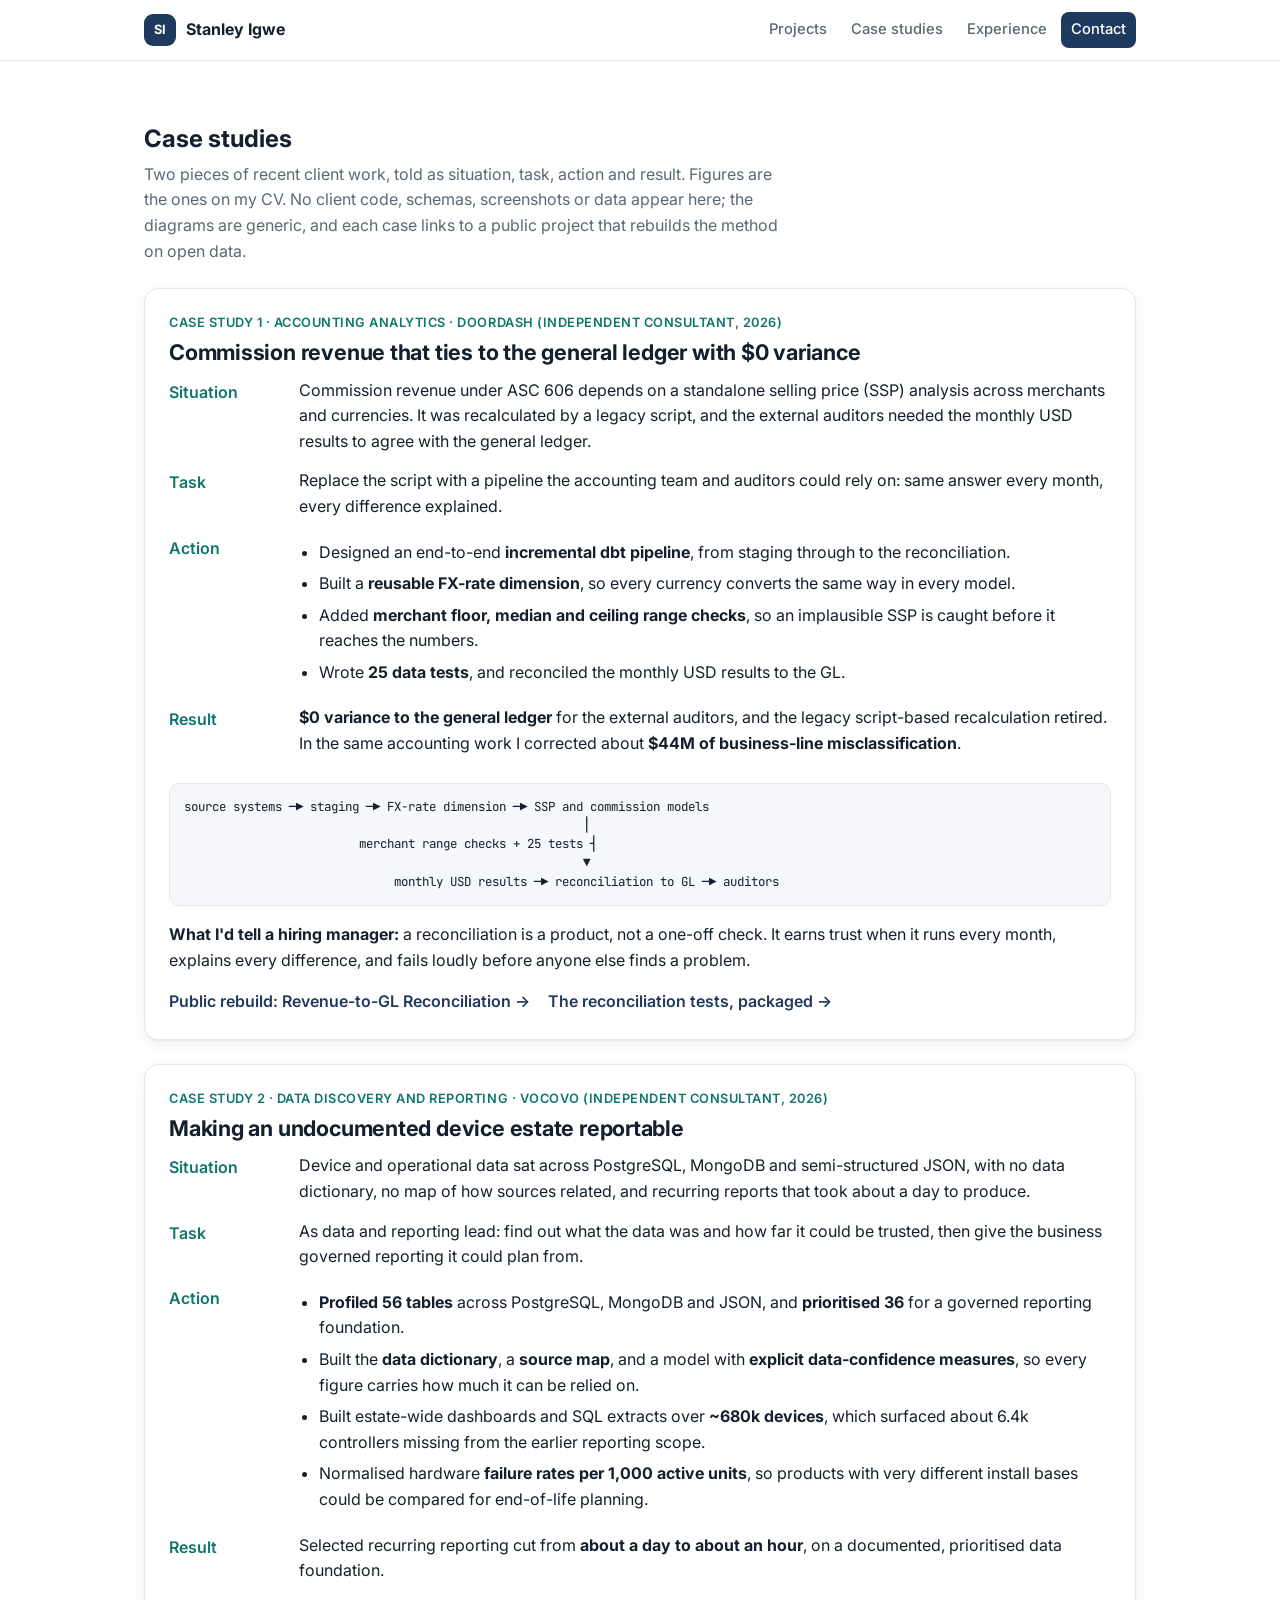
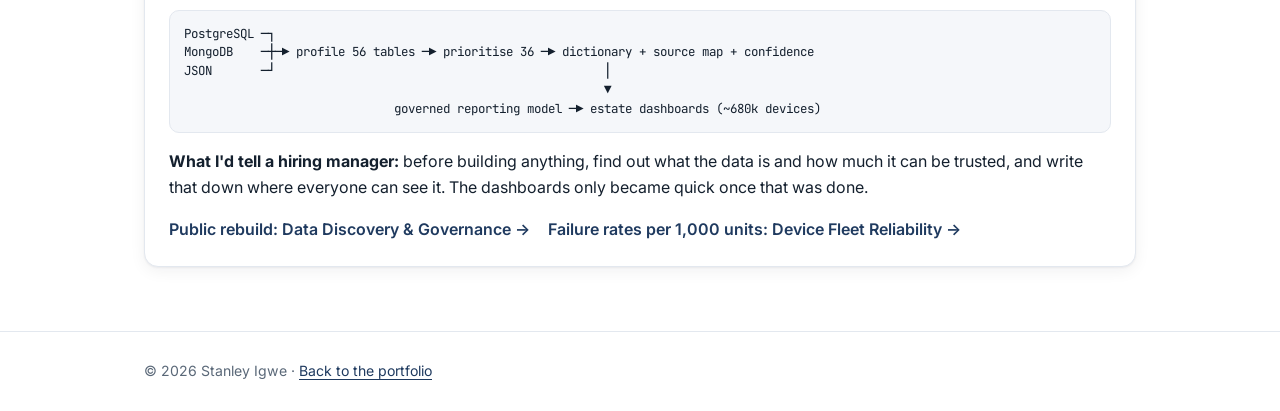
<file: case-studies.html>
<!doctype html>
<html lang="en">
<head>
  <meta charset="utf-8">
  <meta name="viewport" content="width=device-width, initial-scale=1">
  <title>Case Studies | Stanley Igwe</title>
  <meta name="description" content="Two case studies from Stanley Igwe's client work: commission revenue reconciled to the general ledger with $0 variance, and an undocumented device estate made reportable.">
  <meta property="og:title" content="Case Studies | Stanley Igwe">
  <meta property="og:description" content="Commission revenue that ties to the ledger, and a device estate made reportable: what I did, how, and the result.">
  <meta property="og:type" content="website">
  <meta property="og:url" content="https://saigwe.github.io/case-studies.html">
  <link rel="icon" href="data:image/svg+xml,%3Csvg xmlns='http://www.w3.org/2000/svg' viewBox='0 0 64 64'%3E%3Crect width='64' height='64' rx='14' fill='%231f3a5f'/%3E%3Ctext x='32' y='42' font-family='Arial' font-size='28' font-weight='700' fill='white' text-anchor='middle'%3ESI%3C/text%3E%3C/svg%3E">
  <link rel="preconnect" href="https://fonts.googleapis.com">
  <link rel="preconnect" href="https://fonts.gstatic.com" crossorigin>
  <link href="https://fonts.googleapis.com/css2?family=Inter:wght@400;500;600;700&family=JetBrains+Mono:wght@500&display=swap" rel="stylesheet">
  <link rel="stylesheet" href="assets/style.css">
</head>
<body>
  <a class="skip" href="#main">Skip to content</a>

  <header class="nav">
    <div class="wrap nav-inner">
      <a class="brand" href="index.html" aria-label="Stanley Igwe, home"><span class="logo">SI</span> Stanley Igwe</a>
      <nav aria-label="Primary">
        <a href="index.html#projects">Projects</a>
        <a href="case-studies.html" aria-current="page">Case studies</a>
        <a href="index.html#experience">Experience</a>
        <a href="index.html#contact" class="nav-cta">Contact</a>
      </nav>
    </div>
  </header>

  <main id="main">
    <section class="section">
      <div class="wrap">
        <h1>Case studies</h1>
        <p class="section-lead">Two pieces of recent client work, told as situation, task, action and result. Figures are the ones on my CV. No client code, schemas, screenshots or data appear here; the diagrams are generic, and each case links to a public project that rebuilds the method on open data.</p>

        <article class="feature case" id="commission-reconciliation">
          <p class="tag">Case study 1 · Accounting analytics · DoorDash (independent consultant, 2026)</p>
          <h2>Commission revenue that ties to the general ledger with $0 variance</h2>
          <dl class="star">
            <dt>Situation</dt>
            <dd>Commission revenue under ASC 606 depends on a standalone selling price (SSP) analysis across merchants and currencies. It was recalculated by a legacy script, and the external auditors needed the monthly USD results to agree with the general ledger.</dd>
            <dt>Task</dt>
            <dd>Replace the script with a pipeline the accounting team and auditors could rely on: same answer every month, every difference explained.</dd>
            <dt>Action</dt>
            <dd>
              <ul class="points">
                <li>Designed an end-to-end <strong>incremental dbt pipeline</strong>, from staging through to the reconciliation.</li>
                <li>Built a <strong>reusable FX-rate dimension</strong>, so every currency converts the same way in every model.</li>
                <li>Added <strong>merchant floor, median and ceiling range checks</strong>, so an implausible SSP is caught before it reaches the numbers.</li>
                <li>Wrote <strong>25 data tests</strong>, and reconciled the monthly USD results to the GL.</li>
              </ul>
            </dd>
            <dt>Result</dt>
            <dd><strong>$0 variance to the general ledger</strong> for the external auditors, and the legacy script-based recalculation retired. In the same accounting work I corrected about <strong>$44M of business-line misclassification</strong>.</dd>
          </dl>
          <pre class="flow" aria-label="Generic pipeline diagram">source systems ─▶ staging ─▶ FX-rate dimension ─▶ SSP and commission models
                                                         │
                         merchant range checks + 25 tests ┤
                                                         ▼
                              monthly USD results ─▶ reconciliation to GL ─▶ auditors</pre>
          <p><strong>What I'd tell a hiring manager:</strong> a reconciliation is a product, not a one-off check. It earns trust when it runs every month, explains every difference, and fails loudly before anyone else finds a problem.</p>
          <div class="links">
            <a href="https://github.com/Saigwe/revenue-gl-reconciliation" target="_blank" rel="noopener">Public rebuild: Revenue-to-GL Reconciliation →</a>
            <a href="https://github.com/Saigwe/dbt-trust-tests" target="_blank" rel="noopener">The reconciliation tests, packaged →</a>
          </div>
        </article>

        <article class="feature case" id="device-estate">
          <p class="tag">Case study 2 · Data discovery and reporting · VoCoVo (independent consultant, 2026)</p>
          <h2>Making an undocumented device estate reportable</h2>
          <dl class="star">
            <dt>Situation</dt>
            <dd>Device and operational data sat across PostgreSQL, MongoDB and semi-structured JSON, with no data dictionary, no map of how sources related, and recurring reports that took about a day to produce.</dd>
            <dt>Task</dt>
            <dd>As data and reporting lead: find out what the data was and how far it could be trusted, then give the business governed reporting it could plan from.</dd>
            <dt>Action</dt>
            <dd>
              <ul class="points">
                <li><strong>Profiled 56 tables</strong> across PostgreSQL, MongoDB and JSON, and <strong>prioritised 36</strong> for a governed reporting foundation.</li>
                <li>Built the <strong>data dictionary</strong>, a <strong>source map</strong>, and a model with <strong>explicit data-confidence measures</strong>, so every figure carries how much it can be relied on.</li>
                <li>Built estate-wide dashboards and SQL extracts over <strong>~680k devices</strong>, which surfaced about 6.4k controllers missing from the earlier reporting scope.</li>
                <li>Normalised hardware <strong>failure rates per 1,000 active units</strong>, so products with very different install bases could be compared for end-of-life planning.</li>
              </ul>
            </dd>
            <dt>Result</dt>
            <dd>Selected recurring reporting cut from <strong>about a day to about an hour</strong>, on a documented, prioritised data foundation.</dd>
          </dl>
          <pre class="flow" aria-label="Generic discovery diagram">PostgreSQL ─┐
MongoDB    ─┼─▶ profile 56 tables ─▶ prioritise 36 ─▶ dictionary + source map + confidence
JSON       ─┘                                               │
                                                            ▼
                              governed reporting model ─▶ estate dashboards (~680k devices)</pre>
          <p><strong>What I'd tell a hiring manager:</strong> before building anything, find out what the data is and how much it can be trusted, and write that down where everyone can see it. The dashboards only became quick once that was done.</p>
          <div class="links">
            <a href="https://github.com/Saigwe/data-discovery-governance" target="_blank" rel="noopener">Public rebuild: Data Discovery &amp; Governance →</a>
            <a href="https://github.com/Saigwe/device-fleet-reliability" target="_blank" rel="noopener">Failure rates per 1,000 units: Device Fleet Reliability →</a>
          </div>
        </article>
      </div>
    </section>
  </main>

  <footer class="footer">
    <div class="wrap">© <span id="year">2026</span> Stanley Igwe · <a href="index.html">Back to the portfolio</a></div>
  </footer>
</body>
</html>
</file>
<file: assets/style.css>
:root {
  --bg: #ffffff;
  --bg-alt: #f5f7fa;
  --surface: #ffffff;
  --text: #14202e;
  --muted: #5a6878;
  --border: #e3e8ef;
  --accent: #1f3a5f;
  --accent-2: #0f766e;
  --accent-soft: #e8eef6;
  --chip: #eef2f7;
  --shadow: 0 1px 2px rgba(16, 24, 40, .05), 0 4px 16px rgba(16, 24, 40, .06);
  --radius: 14px;
  color-scheme: light;
}

@media (prefers-color-scheme: dark) {
  :root:not([data-theme="light"]) {
    --bg: #0d1420;
    --bg-alt: #111a28;
    --surface: #141f30;
    --text: #e6ecf3;
    --muted: #9aa8b8;
    --border: #233147;
    --accent: #8db4e8;
    --accent-2: #5eead4;
    --accent-soft: #1a2a42;
    --chip: #1b2738;
    --shadow: 0 1px 2px rgba(0, 0, 0, .3), 0 4px 16px rgba(0, 0, 0, .25);
    color-scheme: dark;
  }
}

* { box-sizing: border-box; }
html { scroll-behavior: smooth; scroll-padding-top: 72px; }
body {
  margin: 0;
  background: var(--bg);
  color: var(--text);
  font: 16px/1.6 Inter, system-ui, -apple-system, "Segoe UI", Roboto, sans-serif;
  -webkit-font-smoothing: antialiased;
}
a { color: var(--accent); text-underline-offset: 3px; }
a:hover { color: var(--accent-2); }
h1, h2, h3 { line-height: 1.2; margin: 0 0 .5em; }
h2 { font-size: clamp(1.6rem, 3vw, 2rem); letter-spacing: -.01em; }
h3 { font-size: 1.1rem; }
.wrap { max-width: 1040px; margin: 0 auto; padding: 0 16px; }
@media (min-width: 720px) { .wrap { padding: 0 24px; } }

.skip { position: absolute; left: -999px; top: 8px; background: var(--accent); color: #fff; padding: 8px 12px; border-radius: 8px; z-index: 100; }
.skip:focus { left: 8px; }
:focus-visible { outline: 3px solid var(--accent-2); outline-offset: 2px; border-radius: 6px; }

/* Nav */
.nav { position: sticky; top: 0; z-index: 50; background: color-mix(in srgb, var(--bg) 88%, transparent); backdrop-filter: blur(10px); border-bottom: 1px solid var(--border); }
.nav-inner { display: flex; align-items: center; justify-content: space-between; height: 60px; gap: 12px; }
.brand { display: flex; align-items: center; gap: 10px; font-weight: 700; color: var(--text); text-decoration: none; white-space: nowrap; }
.logo { display: inline-grid; place-items: center; width: 32px; height: 32px; border-radius: 9px; background: #1f3a5f; color: #fff; font-size: .8rem; }
.nav nav { display: flex; gap: 4px; align-items: center; }
.nav nav a { color: var(--muted); text-decoration: none; font-weight: 500; font-size: .92rem; padding: 6px 10px; border-radius: 8px; }
.nav nav a:hover { color: var(--text); background: var(--chip); }
.nav nav a.nav-cta { color: #fff; background: #1f3a5f; }
.nav nav a.nav-cta:hover { background: #0f766e; color: #fff; }
@media (max-width: 560px) { .nav nav a:not(.nav-cta) { display: none; } }

/* Hero */
.hero { padding: 72px 0 56px; background: radial-gradient(1200px 400px at 10% -10%, var(--accent-soft), transparent 70%); }
.eyebrow { color: var(--accent-2); font-weight: 600; font-size: .9rem; letter-spacing: .02em; text-transform: uppercase; margin: 0 0 12px; }
.hero h1 { font-size: clamp(2rem, 5vw, 3.2rem); letter-spacing: -.02em; max-width: 18ch; }
.lead { font-size: clamp(1.05rem, 2vw, 1.2rem); color: var(--muted); max-width: 62ch; }
.lead strong { color: var(--text); font-weight: 600; }
.meta { color: var(--muted); font-size: .95rem; }
.actions { display: flex; flex-wrap: wrap; gap: 10px; margin: 20px 0 0; }
.btn { display: inline-flex; align-items: center; padding: 10px 18px; border-radius: 10px; border: 1px solid var(--border); background: var(--surface); color: var(--text); text-decoration: none; font-weight: 600; font-size: .95rem; }
.btn:hover { border-color: var(--accent); color: var(--accent); }
.btn.primary { background: #1f3a5f; border-color: #1f3a5f; color: #fff; }
.btn.primary:hover { background: #0f766e; border-color: #0f766e; color: #fff; }

.stats { list-style: none; padding: 0; margin: 44px 0 0; display: grid; grid-template-columns: repeat(2, 1fr); gap: 12px; }
@media (min-width: 820px) { .stats { grid-template-columns: repeat(4, 1fr); } }
.stats li { background: var(--surface); border: 1px solid var(--border); border-radius: var(--radius); padding: 16px; box-shadow: var(--shadow); }
.num { display: block; font-size: 1.8rem; font-weight: 700; color: var(--accent); }
.lbl { display: block; color: var(--muted); font-size: .88rem; line-height: 1.4; }

/* Sections */
.section { padding: 64px 0; }
.section.alt { background: var(--bg-alt); }
.section-lead { color: var(--muted); margin-top: -4px; max-width: 65ch; }
.muted { color: var(--muted); }

/* Featured project */
.feature { margin-top: 24px; background: var(--surface); border: 1px solid var(--border); border-radius: var(--radius); padding: 24px; box-shadow: var(--shadow); }
.feature-head { display: flex; justify-content: space-between; gap: 16px; align-items: flex-start; flex-wrap: wrap; }
.feature h3 { font-size: 1.35rem; margin: 0 0 8px; }
.feature h3 a { color: var(--text); text-decoration: none; }
.feature h3 a:hover { color: var(--accent); }
.tag { margin: 0 0 6px; font-size: .8rem; font-weight: 600; color: var(--accent-2); text-transform: uppercase; letter-spacing: .04em; }
.badge img { display: block; }
.points { padding-left: 20px; margin: 12px 0; }
.points li { margin: 6px 0; }
.chips { list-style: none; padding: 0; margin: 12px 0 0; display: flex; flex-wrap: wrap; gap: 8px; }
.chips li { background: var(--chip); border: 1px solid var(--border); border-radius: 999px; padding: 4px 12px; font-size: .85rem; font-weight: 500; }
.links { display: flex; flex-wrap: wrap; gap: 18px; margin-top: 16px; font-weight: 600; }
.links a { text-decoration: none; }

.grid { display: grid; gap: 16px; margin-top: 16px; grid-template-columns: 1fr; }
@media (min-width: 720px) { .grid { grid-template-columns: repeat(2, 1fr); } }
.card { background: var(--surface); border: 1px solid var(--border); border-radius: var(--radius); padding: 20px; box-shadow: var(--shadow); display: flex; flex-direction: column; }
.card h3 a { color: var(--text); text-decoration: none; }
.card p { color: var(--muted); margin: 0 0 8px; flex: 1; }

.building { margin-top: 28px; border: 1px dashed var(--border); border-radius: var(--radius); padding: 20px 24px; }
.building h3 { margin-bottom: 4px; }
.building ul { padding-left: 20px; margin: 10px 0 0; }
.building li { margin: 6px 0; }

/* Timeline */
.timeline { list-style: none; padding: 0; margin: 24px 0 0; }
.timeline > li { display: grid; grid-template-columns: 1fr; gap: 4px; padding: 20px 0; border-top: 1px solid var(--border); }
@media (min-width: 720px) { .timeline > li { grid-template-columns: 140px 1fr; gap: 24px; } }
.when { font-family: "JetBrains Mono", ui-monospace, monospace; font-size: .85rem; color: var(--muted); padding-top: 2px; }
.what h3 { margin: 0 0 2px; }
.org { color: var(--accent-2); font-weight: 600; margin: 0 0 6px; font-size: .95rem; }
.what p:last-child { margin: 0; }
.projects { margin: 8px 0 0; padding-left: 20px; }
.projects li { margin: 5px 0; }
.subroles { display: grid; gap: 14px; margin-top: 10px; }
.subrole { border-left: 3px solid var(--border); padding-left: 14px; }
.subrole h4 { margin: 0 0 4px; font-size: 1rem; display: flex; flex-wrap: wrap; gap: 4px 10px; align-items: baseline; }
.sub-when { font-family: "JetBrains Mono", ui-monospace, monospace; font-size: .8rem; font-weight: 500; color: var(--muted); }
.subrole p { margin: 0; }
.timeline .what p.rebuilt { margin: 10px 0 0; font-size: .9rem; color: var(--muted); }
.timeline .what p.rebuilt a { color: var(--accent); }

/* Skills */
.skill-grid { display: grid; gap: 20px; grid-template-columns: 1fr; margin-top: 20px; }
@media (min-width: 720px) { .skill-grid { grid-template-columns: repeat(3, 1fr); } }
.skill-grid h3 { font-size: 1rem; margin: 0; }
.two-col { display: grid; gap: 24px; grid-template-columns: 1fr; margin-top: 40px; }
@media (min-width: 720px) { .two-col { grid-template-columns: 1fr 1fr; } }
.plain { padding-left: 18px; margin: 8px 0 0; }
.plain li { margin: 4px 0; }

.contact { text-align: left; }
.footer { padding: 28px 0; color: var(--muted); font-size: .88rem; border-top: 1px solid var(--border); }

/* Case studies */
.case h2 { font-size: 1.35rem; margin: 0 0 12px; }
.star { display: grid; grid-template-columns: 1fr; gap: 4px 20px; margin: 8px 0 16px; }
@media (min-width: 720px) { .star { grid-template-columns: 110px 1fr; } }
.star dt { font-weight: 600; color: var(--accent-2); padding-top: 2px; }
.star dd { margin: 0 0 10px; }
.star dd .points { margin: 0; }
.flow { font-family: "JetBrains Mono", ui-monospace, monospace; font-size: .78rem; line-height: 1.5; background: var(--bg-alt); border: 1px solid var(--border); border-radius: 10px; padding: 14px; overflow-x: auto; color: var(--text); }
</file>
